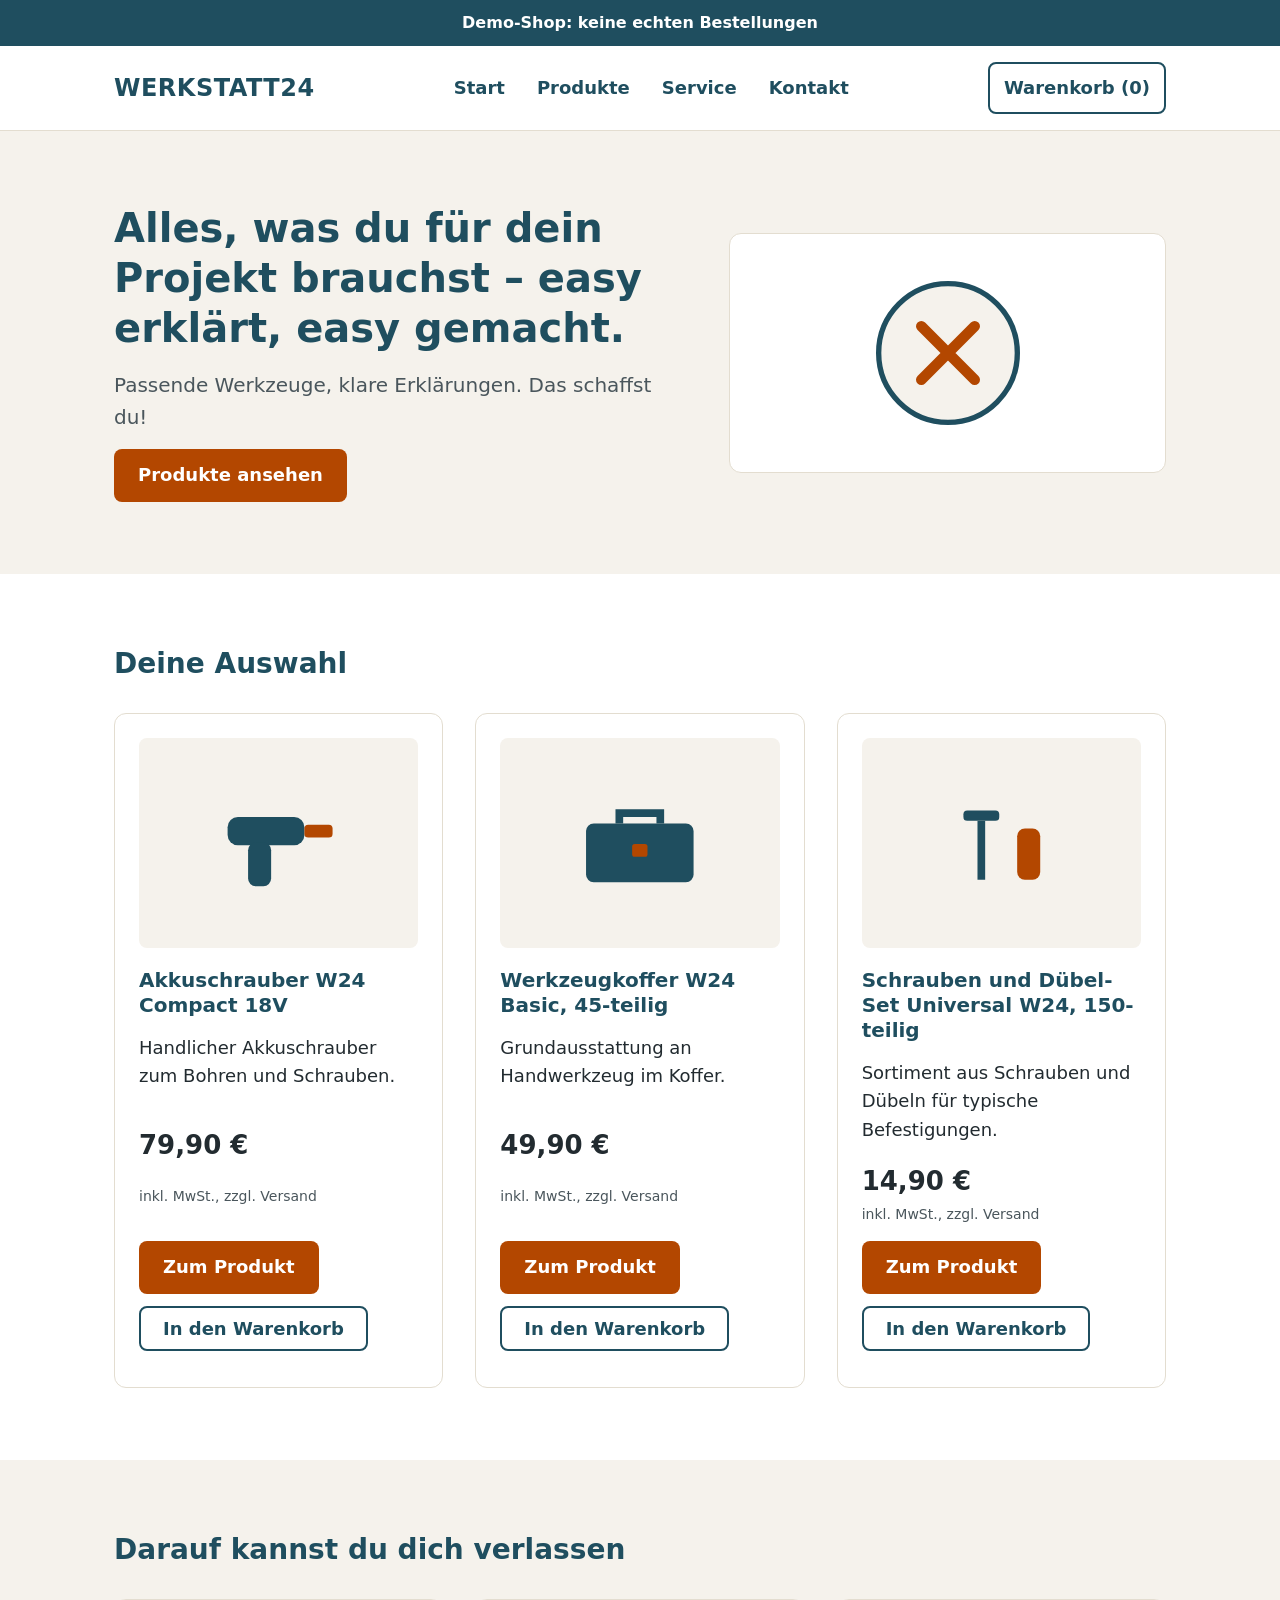
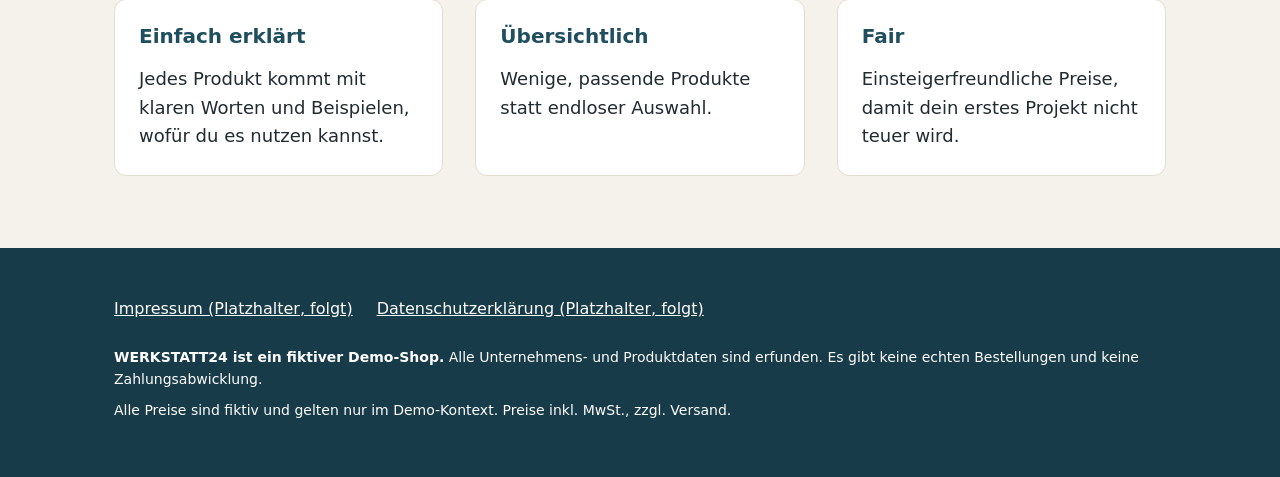
<file: website/index.html>
<!DOCTYPE html>
<html lang="de">
<head>
<meta charset="utf-8">
<meta name="viewport" content="width=device-width, initial-scale=1">
<title>WERKSTATT24 – Demo-Shop für Heimwerker-Einsteiger</title>
<link rel="stylesheet" href="css/style.css">
<script src="js/app.js" defer></script>
</head>
<body>

<a class="skip" href="#hauptinhalt">Zum Inhalt springen</a>

<div class="demo-streifen" role="note">Demo-Shop: keine echten Bestellungen</div>

<header class="kopf">
  <div class="inhalt">
    <a class="logo" href="index.html">WERKSTATT24</a>
    <button type="button" class="menue-knopf" aria-expanded="false" aria-controls="hauptnavigation">Menü</button>
    <nav class="nav" id="hauptnavigation" aria-label="Hauptnavigation">
      <ul>
        <li><a href="index.html#start">Start</a></li>
        <li><a href="index.html#produkte">Produkte</a></li>
        <li><a href="index.html#service">Service</a></li>
        <li><a href="index.html#kontakt">Kontakt</a></li>
      </ul>
    </nav>
    <a class="warenkorb" href="warenkorb.html">Warenkorb (0)</a>
  </div>
</header>

<main id="hauptinhalt">

  <section class="start" id="start" aria-labelledby="start-titel">
    <div class="inhalt">
      <div>
        <h1 id="start-titel">Alles, was du für dein Projekt brauchst – easy erklärt, easy gemacht.</h1>
        <p class="unter">Passende Werkzeuge, klare Erklärungen. Das schaffst du!</p>
        <a class="button" href="#produkte">Produkte ansehen</a>
      </div>
      <div class="start-flaeche" aria-hidden="true">
        <!-- Gezeichnetes Symbol: Schraube, direkt im Code, kein externes Bild -->
        <svg viewBox="0 0 120 120" width="160" height="160">
          <circle cx="60" cy="60" r="52" fill="#F5F2EC" stroke="#1F4E5F" stroke-width="4"/>
          <path d="M40 40 L80 80 M80 40 L40 80" stroke="#B34700" stroke-width="8" stroke-linecap="round"/>
        </svg>
      </div>
    </div>
  </section>

  <section class="produkte" id="produkte" aria-labelledby="produkte-titel">
    <div class="inhalt">
      <h2 id="produkte-titel">Deine Auswahl</h2>

      <div class="karten">

        <article class="karte">
          <div class="bild">
            <svg viewBox="0 0 120 90" role="img" aria-label="Vereinfachte Illustration eines Akkuschraubers: petrolfarbenes Gehäuse mit Griff und oranger Bit-Aufnahme">
              <!-- Symbol Akkuschrauber (vereinfacht) -->
              <rect x="20" y="25" width="60" height="22" rx="8" fill="#1F4E5F"/>
              <rect x="80" y="31" width="22" height="10" rx="3" fill="#B34700"/>
              <rect x="36" y="45" width="18" height="34" rx="6" fill="#1F4E5F"/>
            </svg>
          </div>
          <h3>Akkuschrauber W24 Compact 18V</h3>
          <p>Handlicher Akkuschrauber zum Bohren und Schrauben.</p>
          <p class="preis">79,90 €</p>
          <p class="preis-hinweis">inkl. MwSt., zzgl. Versand</p>
          <div class="karte-knoepfe">
            <a class="button" href="produkte/akkuschrauber-w24-compact-18v.html">Zum Produkt</a>
            <button type="button" class="button-zweit" data-produkt-id="akkuschrauber-w24-compact-18v">In den Warenkorb</button>
          </div>
          <div class="korb-meldung" role="status" aria-live="polite"></div>
        </article>

        <article class="karte">
          <div class="bild">
            <svg viewBox="0 0 120 90" role="img" aria-label="Vereinfachte Illustration eines geschlossenen Werkzeugkoffers in Petrol mit Tragegriff und orangem Verschluss">
              <!-- Symbol Werkzeugkoffer (vereinfacht) -->
              <rect x="18" y="30" width="84" height="46" rx="6" fill="#1F4E5F"/>
              <path d="M44 30 V22 H76 V30" fill="none" stroke="#1F4E5F" stroke-width="6"/>
              <rect x="54" y="46" width="12" height="10" rx="2" fill="#B34700"/>
            </svg>
          </div>
          <h3>Werkzeugkoffer W24 Basic, 45-teilig</h3>
          <p>Grundausstattung an Handwerkzeug im Koffer.</p>
          <p class="preis">49,90 €</p>
          <p class="preis-hinweis">inkl. MwSt., zzgl. Versand</p>
          <div class="karte-knoepfe">
            <a class="button" href="produkte/werkzeugkoffer-w24-basic-45-teilig.html">Zum Produkt</a>
            <button type="button" class="button-zweit" data-produkt-id="werkzeugkoffer-w24-basic-45-teilig">In den Warenkorb</button>
          </div>
          <div class="korb-meldung" role="status" aria-live="polite"></div>
        </article>

        <article class="karte">
          <div class="bild">
            <svg viewBox="0 0 120 90" role="img" aria-label="Vereinfachte Illustration einer Schraube in Petrol und eines orangen Dübels">
              <!-- Symbol Schraube und Dübel (vereinfacht) -->
              <rect x="30" y="20" width="28" height="8" rx="3" fill="#1F4E5F"/>
              <rect x="41" y="28" width="6" height="46" fill="#1F4E5F"/>
              <rect x="72" y="34" width="18" height="40" rx="6" fill="#B34700"/>
            </svg>
          </div>
          <h3>Schrauben und Dübel-Set Universal W24, 150-teilig</h3>
          <p>Sortiment aus Schrauben und Dübeln für typische Befestigungen.</p>
          <p class="preis">14,90 €</p>
          <p class="preis-hinweis">inkl. MwSt., zzgl. Versand</p>
          <div class="karte-knoepfe">
            <a class="button" href="produkte/schrauben-duebel-set-universal-w24-150-teilig.html">Zum Produkt</a>
            <button type="button" class="button-zweit" data-produkt-id="schrauben-duebel-set-universal-w24-150-teilig">In den Warenkorb</button>
          </div>
          <div class="korb-meldung" role="status" aria-live="polite"></div>
        </article>

      </div>
    </div>
  </section>

  <section class="service" id="service" aria-labelledby="service-titel">
    <div class="inhalt">
      <h2 id="service-titel">Darauf kannst du dich verlassen</h2>
      <div class="service-liste">
        <div class="service-block">
          <h3>Einfach erklärt</h3>
          <p>Jedes Produkt kommt mit klaren Worten und Beispielen, wofür du es nutzen kannst.</p>
        </div>
        <div class="service-block">
          <h3>Übersichtlich</h3>
          <p>Wenige, passende Produkte statt endloser Auswahl.</p>
        </div>
        <div class="service-block">
          <h3>Fair</h3>
          <p>Einsteigerfreundliche Preise, damit dein erstes Projekt nicht teuer wird.</p>
        </div>
      </div>
    </div>
  </section>

</main>

<footer class="fuss" id="kontakt">
  <div class="inhalt">
    <ul>
      <li><a href="#">Impressum (Platzhalter, folgt)</a></li>
      <li><a href="#">Datenschutzerklärung (Platzhalter, folgt)</a></li>
    </ul>
    <p><strong>WERKSTATT24 ist ein fiktiver Demo-Shop.</strong> Alle Unternehmens- und Produktdaten sind erfunden. Es gibt keine echten Bestellungen und keine Zahlungsabwicklung.</p>
    <p>Alle Preise sind fiktiv und gelten nur im Demo-Kontext. Preise inkl. MwSt., zzgl. Versand.</p>
  </div>
</footer>

</body>
</html>
</file>
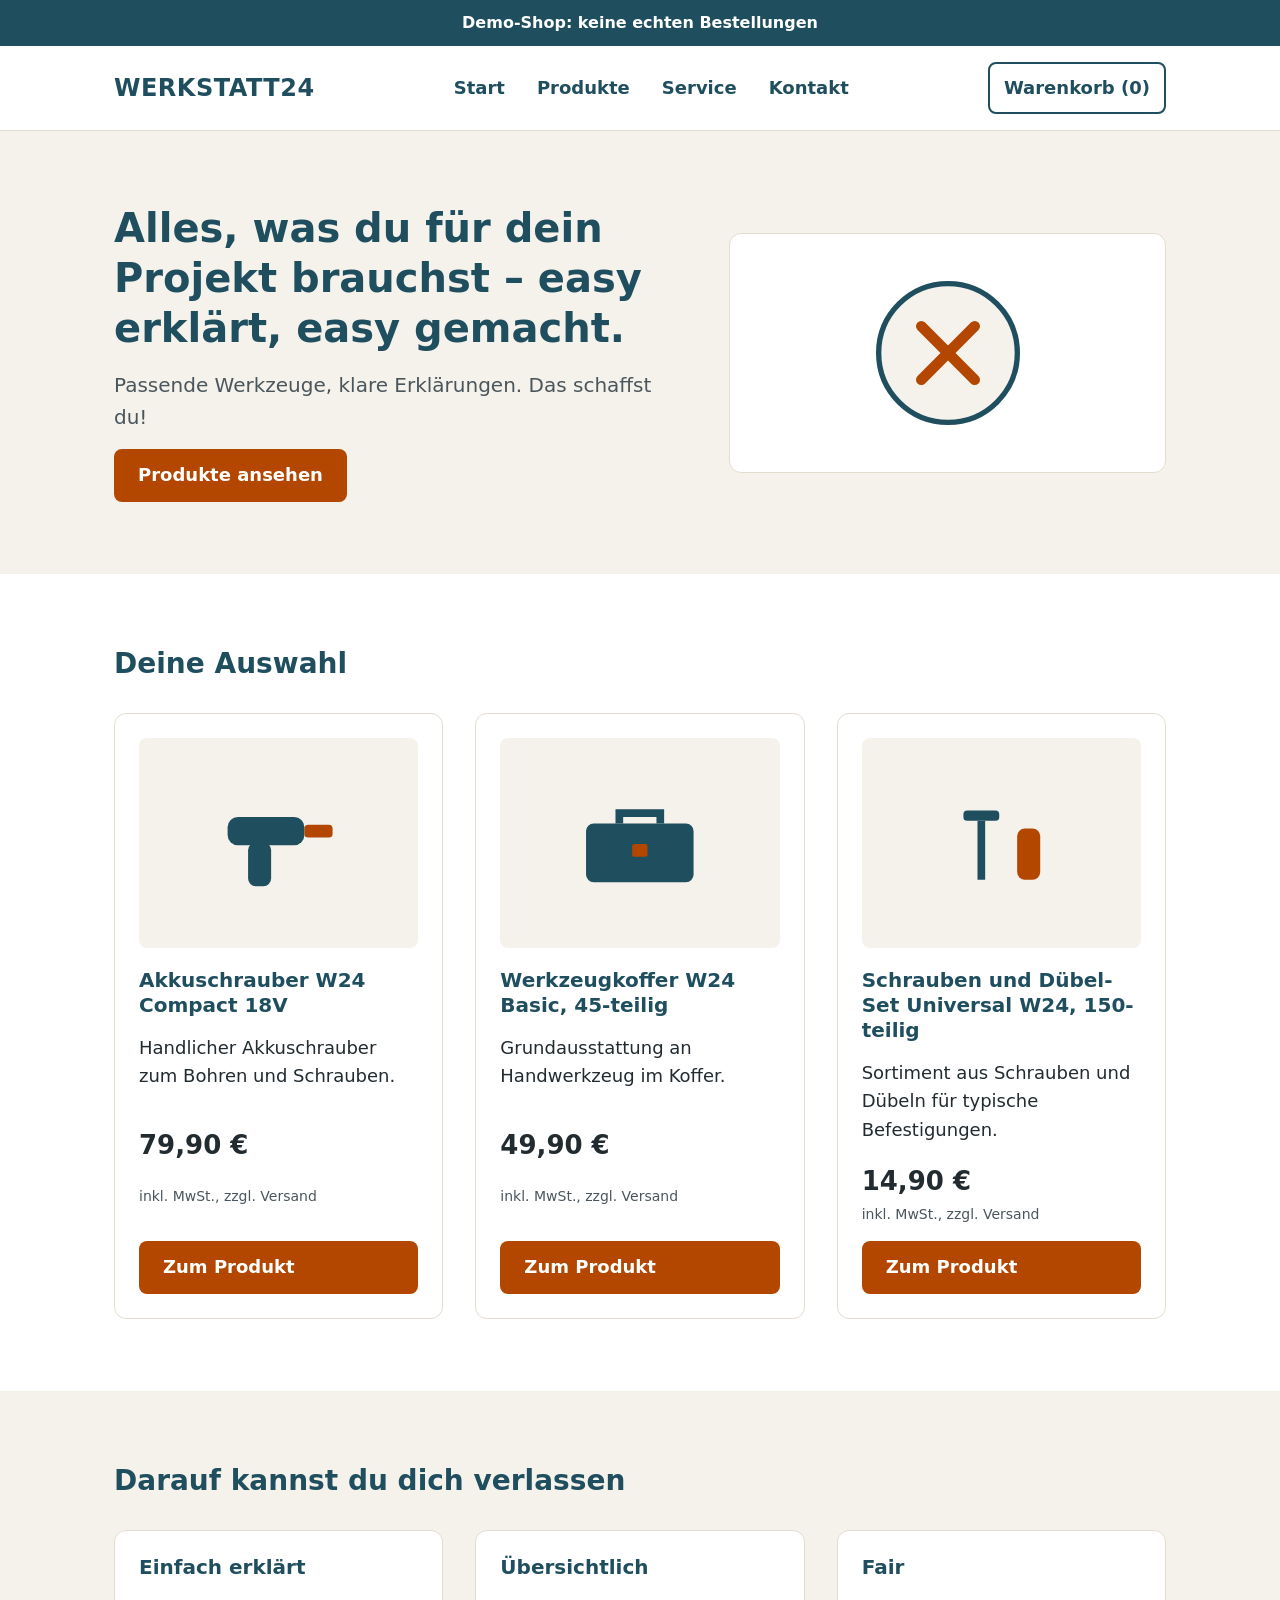
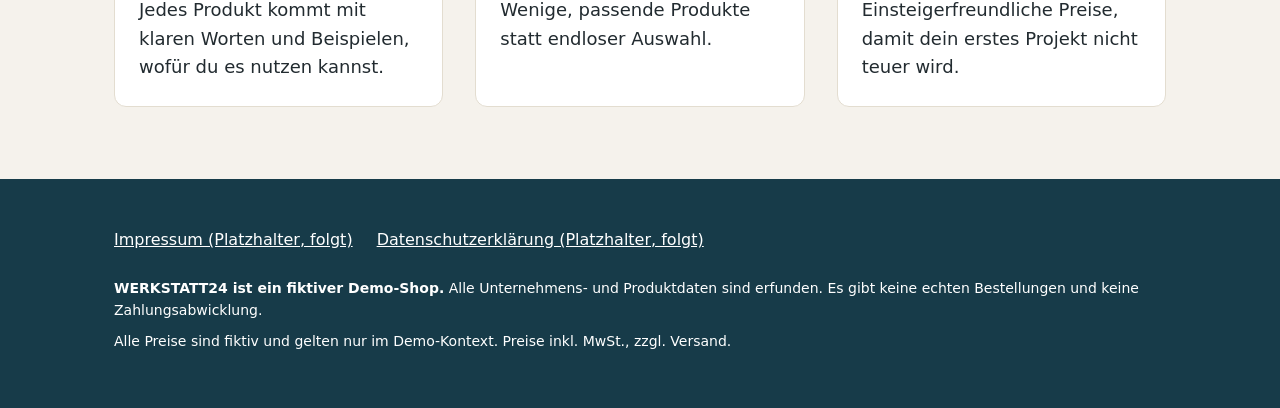
<file: _sicherung/index-vorher.html>
<!DOCTYPE html>
<html lang="de">
<head>
<meta charset="utf-8">
<meta name="viewport" content="width=device-width, initial-scale=1">
<title>WERKSTATT24 – Demo-Shop für Heimwerker-Einsteiger</title>
<style>
  /* ===== FARBEN: hier ändern, gilt für die ganze Seite ===== */
  :root {
    --haupt: #1F4E5F;        /* Petrol */
    --haupt-dunkel: #173B49; /* Fußbereich */
    --akzent: #B34700;       /* Orange, nur für Buttons und Links */
    --papier: #F5F2EC;       /* Hintergrund Startbereich/Service */
    --weiss: #FFFFFF;
    --text: #222B30;
    --text-leise: #4A565C;
    --rand: #E3DDD0;
  }

  * { box-sizing: border-box; }
  body {
    margin: 0;
    font-family: system-ui, "Segoe UI", Roboto, Helvetica, Arial, sans-serif;
    font-size: 18px;
    line-height: 1.6;
    color: var(--text);
    background: var(--weiss);
  }
  .inhalt { max-width: 1100px; margin: 0 auto; padding: 0 24px; }
  h1, h2, h3 { color: var(--haupt); line-height: 1.25; margin: 0 0 16px; }
  h1 { font-size: 40px; }
  h2 { font-size: 28px; }
  h3 { font-size: 20px; }
  p { margin: 0 0 16px; max-width: 65ch; }
  a { color: var(--akzent); }

  /* Sichtbarer Tastatur-Fokus */
  a:focus-visible, button:focus-visible {
    outline: 3px solid var(--haupt);
    outline-offset: 3px;
  }

  /* Link zum Direktsprung für Tastatur und Screenreader */
  .skip { position: absolute; left: -999px; top: 0; background: var(--weiss); padding: 12px; }
  .skip:focus { left: 8px; top: 8px; z-index: 10; }

  /* Demo-Hinweis */
  .demo-streifen {
    background: var(--haupt);
    color: var(--weiss);
    text-align: center;
    padding: 10px 24px;
    font-weight: 700;
    font-size: 16px;
  }

  /* Kopfbereich */
  .kopf { border-bottom: 1px solid var(--rand); background: var(--weiss); }
  .kopf .inhalt {
    display: flex; flex-wrap: wrap; align-items: center;
    justify-content: space-between; gap: 16px; padding-top: 16px; padding-bottom: 16px;
  }
  .logo { font-size: 24px; font-weight: 800; letter-spacing: 0.5px; color: var(--haupt); text-decoration: none; }
  .nav ul { list-style: none; display: flex; flex-wrap: wrap; gap: 8px 24px; margin: 0; padding: 0; }
  .nav a { color: var(--haupt); text-decoration: none; font-weight: 600; display: inline-block; padding: 10px 4px; min-height: 44px; }
  .nav a:hover { text-decoration: underline; }
  .warenkorb { color: var(--haupt); font-weight: 700; text-decoration: none; padding: 10px 14px; border: 2px solid var(--haupt); border-radius: 8px; display: inline-block; min-height: 44px; }

  /* Startbereich */
  .start { background: var(--papier); padding: 72px 0; }
  .start .inhalt { display: grid; grid-template-columns: 1.3fr 1fr; gap: 48px; align-items: center; }
  .start .unter { font-size: 20px; color: var(--text-leise); }
  .start-flaeche {
    background: var(--weiss); border: 1px solid var(--rand); border-radius: 12px;
    padding: 32px; display: flex; justify-content: center; align-items: center; min-height: 240px;
  }

  /* Buttons */
  .button {
    display: inline-block; background: var(--akzent); color: var(--weiss);
    font-weight: 700; font-size: 18px; text-decoration: none;
    padding: 12px 24px; min-height: 44px; border-radius: 8px; border: 0; cursor: pointer;
  }
  .button:hover { filter: brightness(0.92); }

  /* Produktbereich */
  .produkte { padding: 72px 0; }
  .karten { display: grid; grid-template-columns: repeat(3, 1fr); gap: 32px; margin-top: 32px; }
  .karte {
    background: var(--weiss); border: 1px solid var(--rand); border-radius: 12px;
    padding: 24px; display: flex; flex-direction: column;
  }
  .karte:hover, .karte:focus-within { border-color: var(--haupt); }
  .bild {
    aspect-ratio: 4 / 3; background: var(--papier); border-radius: 8px;
    display: flex; align-items: center; justify-content: center; margin-bottom: 20px;
  }
  .bild svg { width: 55%; height: auto; }
  .karte p { flex-grow: 1; }
  .preis { font-size: 26px; font-weight: 800; color: var(--text); margin: 0; }
  .preis-hinweis { font-size: 14px; color: var(--text-leise); margin: 0 0 16px; }

  /* Servicebereich */
  .service { background: var(--papier); padding: 72px 0; }
  .service-liste { display: grid; grid-template-columns: repeat(3, 1fr); gap: 32px; margin-top: 32px; }
  .service-block { background: var(--weiss); border: 1px solid var(--rand); border-radius: 12px; padding: 24px; }
  .service-block p { margin: 0; }

  /* Fußbereich */
  .fuss { background: var(--haupt-dunkel); color: var(--weiss); padding: 48px 0; font-size: 16px; }
  .fuss a { color: var(--weiss); }
  .fuss ul { list-style: none; display: flex; flex-wrap: wrap; gap: 8px 24px; padding: 0; margin: 0 0 24px; }
  .fuss p { font-size: 14px; max-width: none; margin-bottom: 8px; }

  /* Handy */
  @media (max-width: 800px) {
    h1 { font-size: 30px; }
    .start { padding: 48px 0; }
    .start .inhalt, .karten, .service-liste { grid-template-columns: 1fr; }
    .produkte, .service { padding: 48px 0; }
  }
</style>
</head>
<body>

<a class="skip" href="#hauptinhalt">Zum Inhalt springen</a>

<div class="demo-streifen" role="note">Demo-Shop: keine echten Bestellungen</div>

<header class="kopf">
  <div class="inhalt">
    <a class="logo" href="#">WERKSTATT24</a>
    <nav class="nav" aria-label="Hauptnavigation">
      <ul>
        <li><a href="#start">Start</a></li>
        <li><a href="#produkte">Produkte</a></li>
        <li><a href="#service">Service</a></li>
        <li><a href="#kontakt">Kontakt</a></li>
      </ul>
    </nav>
    <a class="warenkorb" href="#">Warenkorb (0)</a>
  </div>
</header>

<main id="hauptinhalt">

  <section class="start" id="start" aria-labelledby="start-titel">
    <div class="inhalt">
      <div>
        <h1 id="start-titel">Alles, was du für dein Projekt brauchst – easy erklärt, easy gemacht.</h1>
        <p class="unter">Passende Werkzeuge, klare Erklärungen. Das schaffst du!</p>
        <a class="button" href="#produkte">Produkte ansehen</a>
      </div>
      <div class="start-flaeche" aria-hidden="true">
        <!-- Gezeichnetes Symbol: Schraube, direkt im Code, kein externes Bild -->
        <svg viewBox="0 0 120 120" width="160" height="160">
          <circle cx="60" cy="60" r="52" fill="#F5F2EC" stroke="#1F4E5F" stroke-width="4"/>
          <path d="M40 40 L80 80 M80 40 L40 80" stroke="#B34700" stroke-width="8" stroke-linecap="round"/>
        </svg>
      </div>
    </div>
  </section>

  <section class="produkte" id="produkte" aria-labelledby="produkte-titel">
    <div class="inhalt">
      <h2 id="produkte-titel">Deine Auswahl</h2>

      <div class="karten">

        <article class="karte">
          <div class="bild" aria-hidden="true">
            <svg viewBox="0 0 120 90">
              <!-- Symbol Akkuschrauber (vereinfacht) -->
              <rect x="20" y="25" width="60" height="22" rx="8" fill="#1F4E5F"/>
              <rect x="80" y="31" width="22" height="10" rx="3" fill="#B34700"/>
              <rect x="36" y="45" width="18" height="34" rx="6" fill="#1F4E5F"/>
            </svg>
          </div>
          <h3>Akkuschrauber W24 Compact 18V</h3>
          <p>Handlicher Akkuschrauber zum Bohren und Schrauben.</p>
          <p class="preis">79,90 €</p>
          <p class="preis-hinweis">inkl. MwSt., zzgl. Versand</p>
          <a class="button" href="#">Zum Produkt</a>
        </article>

        <article class="karte">
          <div class="bild" aria-hidden="true">
            <svg viewBox="0 0 120 90">
              <!-- Symbol Werkzeugkoffer (vereinfacht) -->
              <rect x="18" y="30" width="84" height="46" rx="6" fill="#1F4E5F"/>
              <path d="M44 30 V22 H76 V30" fill="none" stroke="#1F4E5F" stroke-width="6"/>
              <rect x="54" y="46" width="12" height="10" rx="2" fill="#B34700"/>
            </svg>
          </div>
          <h3>Werkzeugkoffer W24 Basic, 45-teilig</h3>
          <p>Grundausstattung an Handwerkzeug im Koffer.</p>
          <p class="preis">49,90 €</p>
          <p class="preis-hinweis">inkl. MwSt., zzgl. Versand</p>
          <a class="button" href="#">Zum Produkt</a>
        </article>

        <article class="karte">
          <div class="bild" aria-hidden="true">
            <svg viewBox="0 0 120 90">
              <!-- Symbol Schraube und Dübel (vereinfacht) -->
              <rect x="30" y="20" width="28" height="8" rx="3" fill="#1F4E5F"/>
              <rect x="41" y="28" width="6" height="46" fill="#1F4E5F"/>
              <rect x="72" y="34" width="18" height="40" rx="6" fill="#B34700"/>
            </svg>
          </div>
          <h3>Schrauben und Dübel-Set Universal W24, 150-teilig</h3>
          <p>Sortiment aus Schrauben und Dübeln für typische Befestigungen.</p>
          <p class="preis">14,90 €</p>
          <p class="preis-hinweis">inkl. MwSt., zzgl. Versand</p>
          <a class="button" href="#">Zum Produkt</a>
        </article>

      </div>
    </div>
  </section>

  <section class="service" id="service" aria-labelledby="service-titel">
    <div class="inhalt">
      <h2 id="service-titel">Darauf kannst du dich verlassen</h2>
      <div class="service-liste">
        <div class="service-block">
          <h3>Einfach erklärt</h3>
          <p>Jedes Produkt kommt mit klaren Worten und Beispielen, wofür du es nutzen kannst.</p>
        </div>
        <div class="service-block">
          <h3>Übersichtlich</h3>
          <p>Wenige, passende Produkte statt endloser Auswahl.</p>
        </div>
        <div class="service-block">
          <h3>Fair</h3>
          <p>Einsteigerfreundliche Preise, damit dein erstes Projekt nicht teuer wird.</p>
        </div>
      </div>
    </div>
  </section>

</main>

<footer class="fuss" id="kontakt">
  <div class="inhalt">
    <ul>
      <li><a href="#">Impressum (Platzhalter, folgt)</a></li>
      <li><a href="#">Datenschutzerklärung (Platzhalter, folgt)</a></li>
    </ul>
    <p><strong>WERKSTATT24 ist ein fiktiver Demo-Shop.</strong> Alle Unternehmens- und Produktdaten sind erfunden. Es gibt keine echten Bestellungen und keine Zahlungsabwicklung.</p>
    <p>Alle Preise sind fiktiv und gelten nur im Demo-Kontext. Preise inkl. MwSt., zzgl. Versand.</p>
  </div>
</footer>

</body>
</html>
</file>
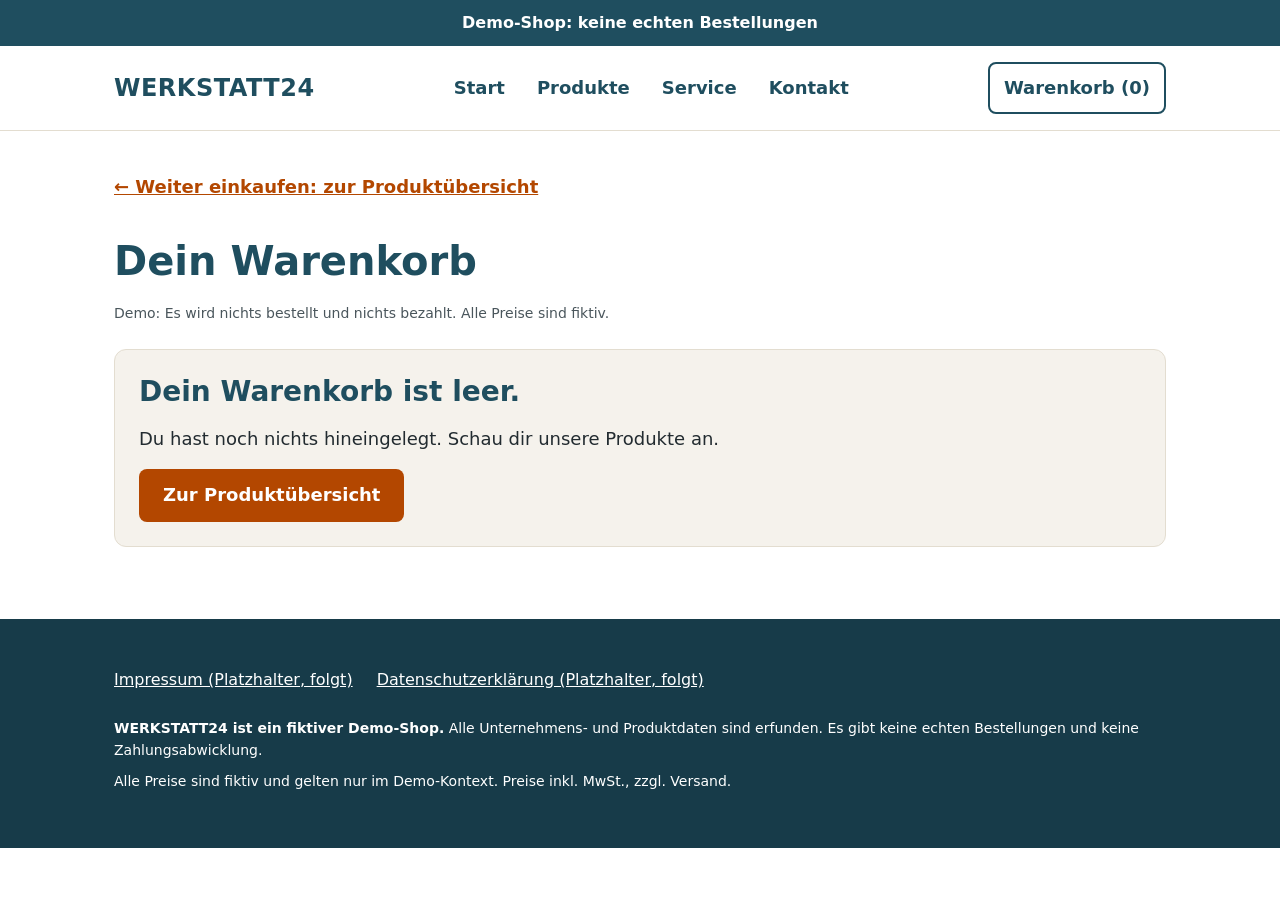
<file: website/warenkorb.html>
<!DOCTYPE html>
<html lang="de">
<head>
<meta charset="utf-8">
<meta name="viewport" content="width=device-width, initial-scale=1">
<title>Warenkorb – WERKSTATT24</title>
<link rel="stylesheet" href="css/style.css">
<script src="js/app.js" defer></script>
</head>
<body>

<a class="skip" href="#hauptinhalt">Zum Inhalt springen</a>

<div class="demo-streifen" role="note">Demo-Shop: keine echten Bestellungen</div>

<header class="kopf">
  <div class="inhalt">
    <a class="logo" href="index.html">WERKSTATT24</a>
    <button type="button" class="menue-knopf" aria-expanded="false" aria-controls="hauptnavigation">Menü</button>
    <nav class="nav" id="hauptnavigation" aria-label="Hauptnavigation">
      <ul>
        <li><a href="index.html#start">Start</a></li>
        <li><a href="index.html#produkte">Produkte</a></li>
        <li><a href="index.html#service">Service</a></li>
        <li><a href="index.html#kontakt">Kontakt</a></li>
      </ul>
    </nav>
    <a class="warenkorb" href="warenkorb.html" aria-current="page">Warenkorb (0)</a>
  </div>
</header>

<main id="hauptinhalt">
  <div class="korb-seite">
    <div class="inhalt">

      <p class="zurueck"><a href="index.html#produkte">← Weiter einkaufen: zur Produktübersicht</a></p>

      <h1>Dein Warenkorb</h1>
      <p class="demo-hinweis-klein">Demo: Es wird nichts bestellt und nichts bezahlt. Alle Preise sind fiktiv.</p>

      <div id="warenkorb-inhalt">

        <noscript>
          <p>Für den Warenkorb braucht diese Seite JavaScript. Bitte schalte JavaScript in deinem Browser ein.</p>
        </noscript>

        <!-- Leerer Warenkorb -->
        <div id="korb-leer" class="korb-box" hidden>
          <h2 id="korb-leer-titel" tabindex="-1">Dein Warenkorb ist leer.</h2>
          <p>Du hast noch nichts hineingelegt. Schau dir unsere Produkte an.</p>
          <a class="button" href="index.html#produkte">Zur Produktübersicht</a>
        </div>

        <!-- Gefüllter Warenkorb -->
        <div id="korb-voll" hidden>
          <table class="korb-tabelle">
            <caption class="nur-leser">Produkte in deinem Warenkorb</caption>
            <thead>
              <tr>
                <th scope="col">Produkt</th>
                <th scope="col">Einzelpreis</th>
                <th scope="col">Menge</th>
                <th scope="col">Summe</th>
                <th scope="col"><span class="nur-leser">Aktion</span></th>
              </tr>
            </thead>
            <tbody id="korb-zeilen"></tbody>
          </table>

          <h2>Zusammenfassung</h2>
          <dl class="summen">
            <div><dt>Zwischensumme</dt><dd id="summe-zwischen"></dd></div>
            <div><dt>Versandkosten</dt><dd id="summe-versand"></dd></div>
            <div class="gesamt"><dt>Gesamtsumme (inkl. MwSt. und Versandkosten)</dt><dd id="summe-gesamt"></dd></div>
          </dl>
          <p id="korb-steuerhinweis" class="summen-hinweis"></p>
          <p class="summen-hinweis">Alle Preise inkl. MwSt. Versand: pauschal 4,90 €, ab 50,00 € Warenwert kostenlos. Lieferzeit 2–4 Werktage. Alles fiktiv.</p>

          <button type="button" class="button" id="bestellen">Demo-Bestellung absenden</button>
          <p class="demo-hinweis-klein">Es werden keine persönlichen Daten abgefragt. Es wird nichts bestellt und nichts bezahlt.</p>
        </div>

        <!-- Nach der Demo-Bestellung -->
        <div id="korb-fertig" class="korb-box" hidden>
          <h2 id="korb-fertig-titel" tabindex="-1">Danke für deine Demo-Bestellung!</h2>
          <p>Das war nur eine Demo: Es wurde nichts bestellt und nichts bezahlt. Dein Warenkorb ist jetzt leer.</p>
          <a class="button" href="index.html#produkte">Zur Produktübersicht</a>
        </div>

      </div>

      <!-- Ansage von Änderungen für Screenreader -->
      <div id="korb-status" class="nur-leser" role="status" aria-live="polite"></div>

    </div>
  </div>
</main>

<footer class="fuss" id="kontakt">
  <div class="inhalt">
    <ul>
      <li><a href="#">Impressum (Platzhalter, folgt)</a></li>
      <li><a href="#">Datenschutzerklärung (Platzhalter, folgt)</a></li>
    </ul>
    <p><strong>WERKSTATT24 ist ein fiktiver Demo-Shop.</strong> Alle Unternehmens- und Produktdaten sind erfunden. Es gibt keine echten Bestellungen und keine Zahlungsabwicklung.</p>
    <p>Alle Preise sind fiktiv und gelten nur im Demo-Kontext. Preise inkl. MwSt., zzgl. Versand.</p>
  </div>
</footer>

</body>
</html>
</file>
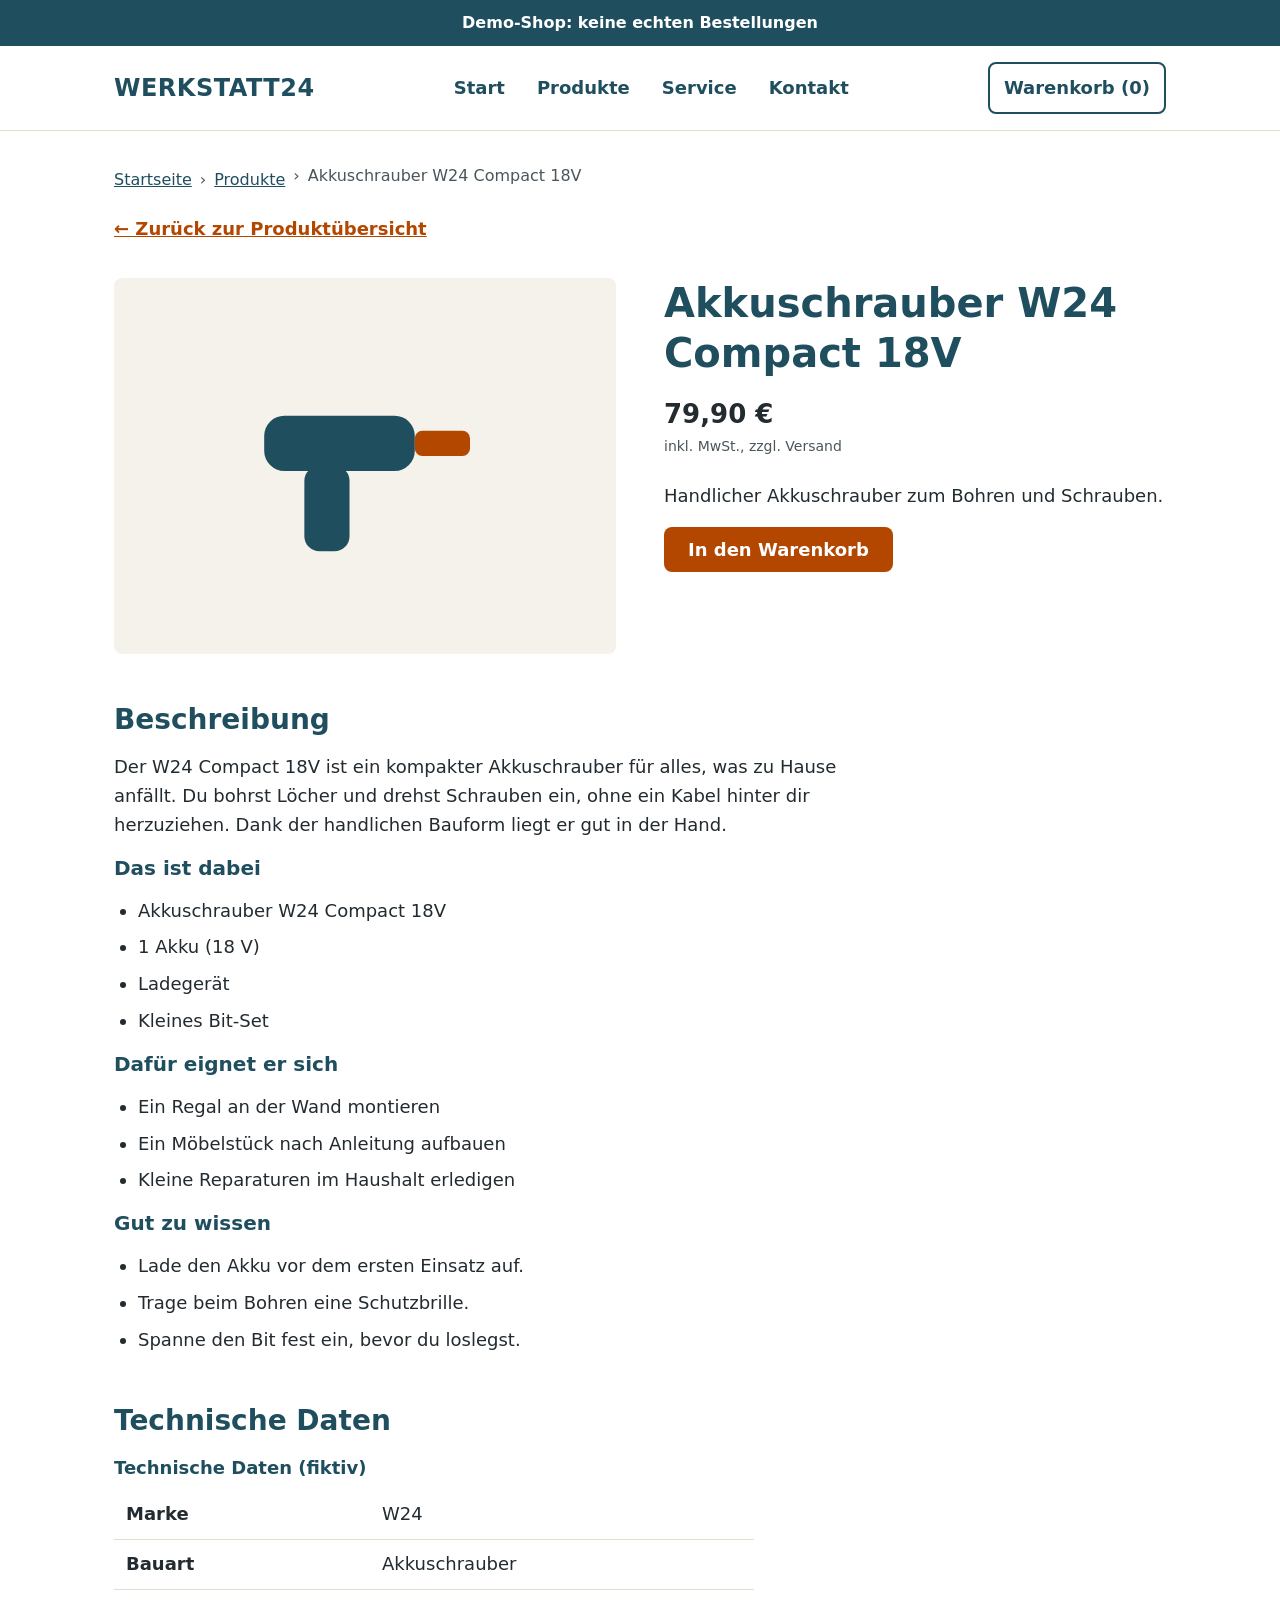
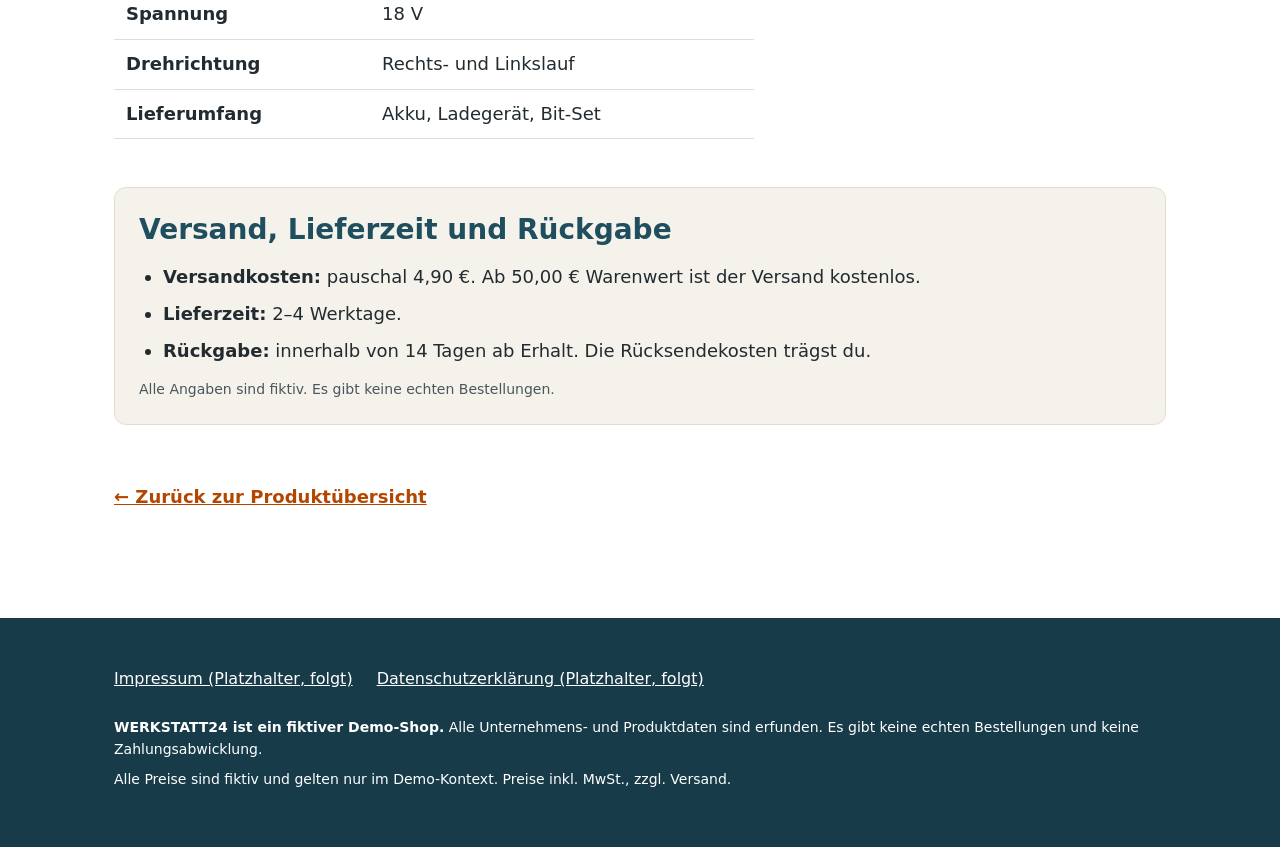
<file: website/produkte/akkuschrauber-w24-compact-18v.html>
<!DOCTYPE html>
<html lang="de">
<head>
<meta charset="utf-8">
<meta name="viewport" content="width=device-width, initial-scale=1">
<title>Akkuschrauber W24 Compact 18V – WERKSTATT24</title>
<link rel="stylesheet" href="../css/style.css">
<script src="../js/app.js" defer></script>
</head>
<body>

<a class="skip" href="#hauptinhalt">Zum Inhalt springen</a>

<div class="demo-streifen" role="note">Demo-Shop: keine echten Bestellungen</div>

<header class="kopf">
  <div class="inhalt">
    <a class="logo" href="../index.html">WERKSTATT24</a>
    <button type="button" class="menue-knopf" aria-expanded="false" aria-controls="hauptnavigation">Menü</button>
    <nav class="nav" id="hauptnavigation" aria-label="Hauptnavigation">
      <ul>
        <li><a href="../index.html#start">Start</a></li>
        <li><a href="../index.html#produkte">Produkte</a></li>
        <li><a href="../index.html#service">Service</a></li>
        <li><a href="../index.html#kontakt">Kontakt</a></li>
      </ul>
    </nav>
    <a class="warenkorb" href="../warenkorb.html">Warenkorb (0)</a>
  </div>
</header>

<main id="hauptinhalt">
  <div class="produkt-seite">
    <div class="inhalt">

      <nav class="brotkrumen" aria-label="Brotkrumen">
        <ol>
          <li><a href="../index.html">Startseite</a></li>
          <li><a href="../index.html#produkte">Produkte</a></li>
          <li aria-current="page">Akkuschrauber W24 Compact 18V</li>
        </ol>
      </nav>

      <p class="zurueck"><a href="../index.html#produkte">← Zurück zur Produktübersicht</a></p>

      <div class="detail">
        <div class="bild">
          <svg viewBox="0 0 120 90" role="img" aria-label="Vereinfachte Illustration eines Akkuschraubers: petrolfarbenes Gehäuse mit Griff und oranger Bit-Aufnahme">
            <!-- Symbol Akkuschrauber (vereinfacht) -->
            <rect x="20" y="25" width="60" height="22" rx="8" fill="#1F4E5F"/>
            <rect x="80" y="31" width="22" height="10" rx="3" fill="#B34700"/>
            <rect x="36" y="45" width="18" height="34" rx="6" fill="#1F4E5F"/>
          </svg>
        </div>

        <div>
          <h1>Akkuschrauber W24 Compact 18V</h1>
          <p class="preis">79,90 €</p>
          <p class="preis-hinweis">inkl. MwSt., zzgl. Versand</p>
          <p>Handlicher Akkuschrauber zum Bohren und Schrauben.</p>
          <button type="button" class="button" data-produkt-id="akkuschrauber-w24-compact-18v">In den Warenkorb</button>
          <div class="korb-meldung" role="status" aria-live="polite"></div>
        </div>
      </div>

      <section class="detail-abschnitt" aria-labelledby="beschreibung">
        <h2 id="beschreibung">Beschreibung</h2>
        <p>Der W24 Compact 18V ist ein kompakter Akkuschrauber für alles, was zu Hause anfällt. Du bohrst Löcher und drehst Schrauben ein, ohne ein Kabel hinter dir herzuziehen. Dank der handlichen Bauform liegt er gut in der Hand.</p>

        <h3>Das ist dabei</h3>
        <ul>
          <li>Akkuschrauber W24 Compact 18V</li>
          <li>1 Akku (18 V)</li>
          <li>Ladegerät</li>
          <li>Kleines Bit-Set</li>
        </ul>

        <h3>Dafür eignet er sich</h3>
        <ul>
          <li>Ein Regal an der Wand montieren</li>
          <li>Ein Möbelstück nach Anleitung aufbauen</li>
          <li>Kleine Reparaturen im Haushalt erledigen</li>
        </ul>

        <h3>Gut zu wissen</h3>
        <ul>
          <li>Lade den Akku vor dem ersten Einsatz auf.</li>
          <li>Trage beim Bohren eine Schutzbrille.</li>
          <li>Spanne den Bit fest ein, bevor du loslegst.</li>
        </ul>
      </section>

      <section class="detail-abschnitt" aria-labelledby="technik">
        <h2 id="technik">Technische Daten</h2>
        <table class="technik">
          <caption>Technische Daten (fiktiv)</caption>
          <tbody>
            <tr><th scope="row">Marke</th><td>W24</td></tr>
            <tr><th scope="row">Bauart</th><td>Akkuschrauber</td></tr>
            <tr><th scope="row">Spannung</th><td>18 V</td></tr>
            <tr><th scope="row">Drehrichtung</th><td>Rechts- und Linkslauf</td></tr>
            <tr><th scope="row">Lieferumfang</th><td>Akku, Ladegerät, Bit-Set</td></tr>
          </tbody>
        </table>
      </section>

      <section class="detail-abschnitt" aria-labelledby="versand">
        <div class="versand-box">
          <h2 id="versand">Versand, Lieferzeit und Rückgabe</h2>
          <ul>
            <li><strong>Versandkosten:</strong> pauschal 4,90 €. Ab 50,00 € Warenwert ist der Versand kostenlos.</li>
            <li><strong>Lieferzeit:</strong> 2–4 Werktage.</li>
            <li><strong>Rückgabe:</strong> innerhalb von 14 Tagen ab Erhalt. Die Rücksendekosten trägst du.</li>
          </ul>
          <p class="demo-hinweis-klein">Alle Angaben sind fiktiv. Es gibt keine echten Bestellungen.</p>
        </div>
      </section>

      <p class="zurueck detail-abschnitt"><a href="../index.html#produkte">← Zurück zur Produktübersicht</a></p>

    </div>
  </div>
</main>

<footer class="fuss" id="kontakt">
  <div class="inhalt">
    <ul>
      <li><a href="#">Impressum (Platzhalter, folgt)</a></li>
      <li><a href="#">Datenschutzerklärung (Platzhalter, folgt)</a></li>
    </ul>
    <p><strong>WERKSTATT24 ist ein fiktiver Demo-Shop.</strong> Alle Unternehmens- und Produktdaten sind erfunden. Es gibt keine echten Bestellungen und keine Zahlungsabwicklung.</p>
    <p>Alle Preise sind fiktiv und gelten nur im Demo-Kontext. Preise inkl. MwSt., zzgl. Versand.</p>
  </div>
</footer>

</body>
</html>
</file>
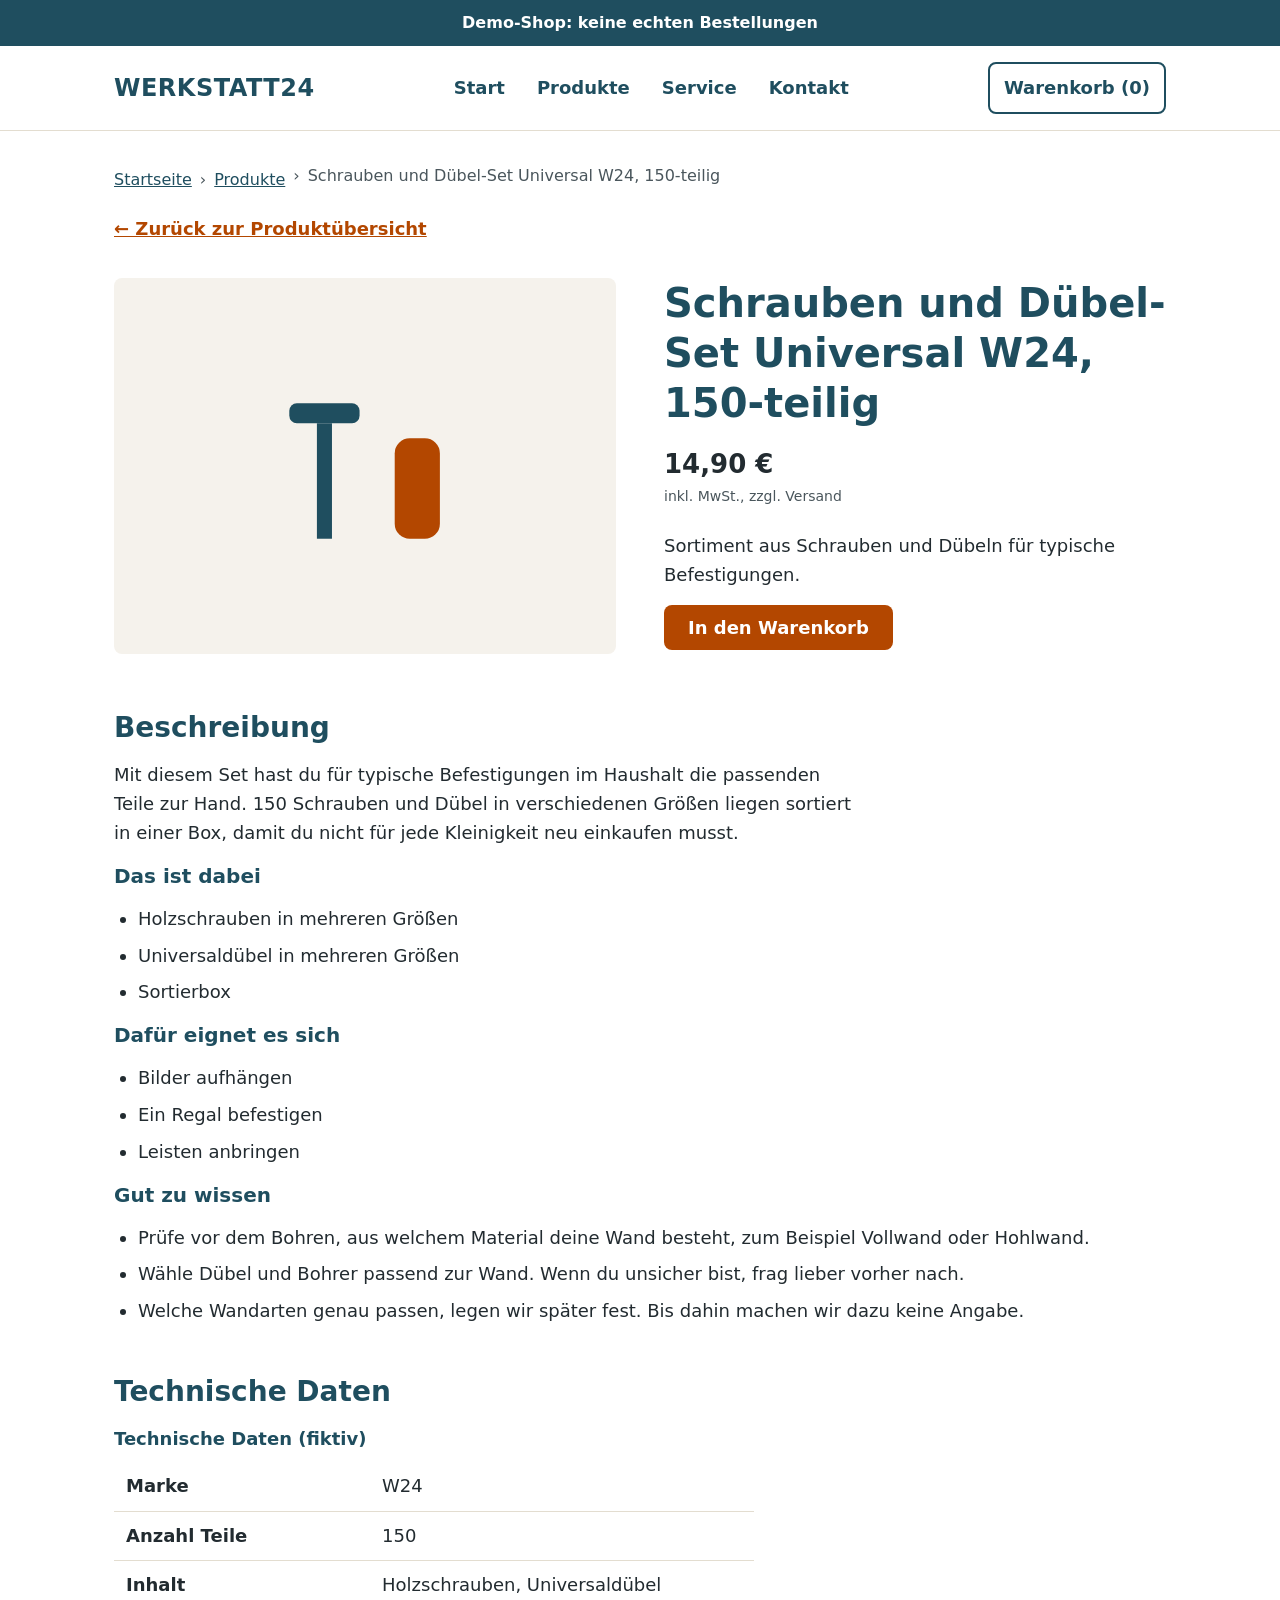
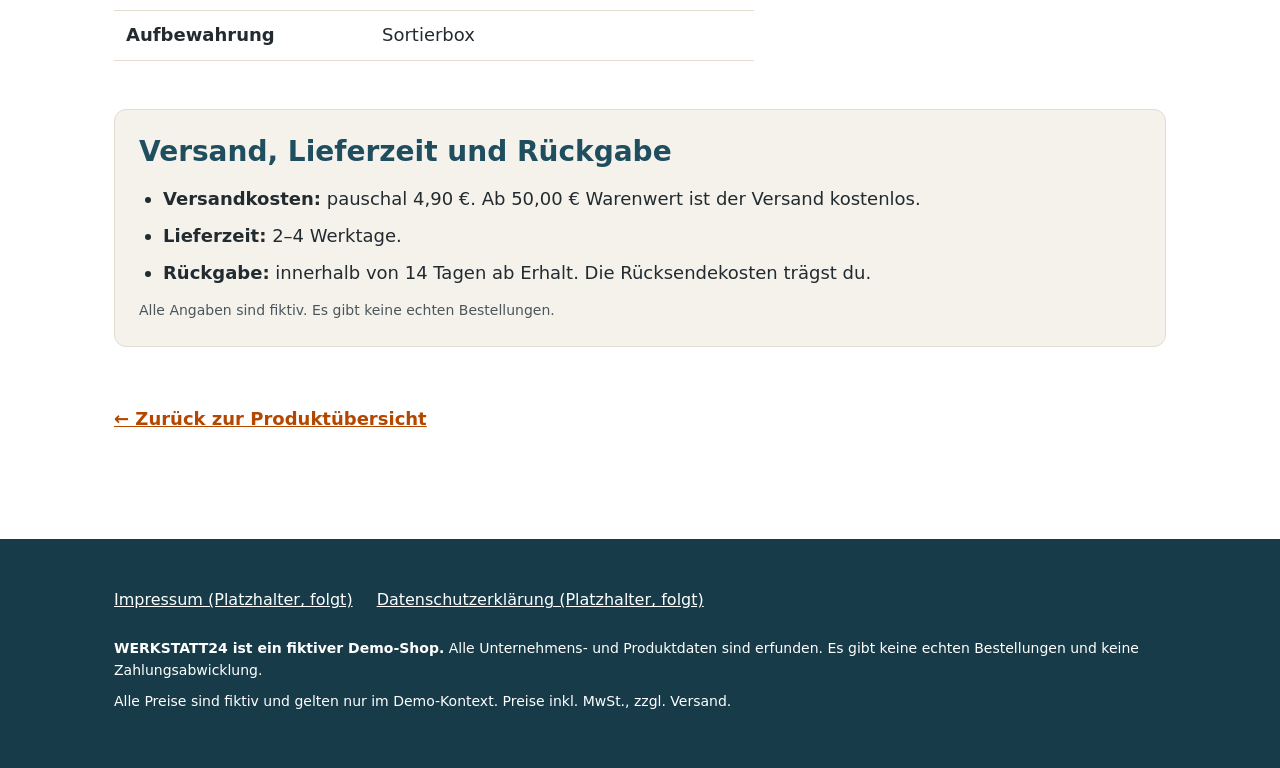
<file: website/produkte/schrauben-duebel-set-universal-w24-150-teilig.html>
<!DOCTYPE html>
<html lang="de">
<head>
<meta charset="utf-8">
<meta name="viewport" content="width=device-width, initial-scale=1">
<title>Schrauben und Dübel-Set Universal W24, 150-teilig – WERKSTATT24</title>
<link rel="stylesheet" href="../css/style.css">
<script src="../js/app.js" defer></script>
</head>
<body>

<a class="skip" href="#hauptinhalt">Zum Inhalt springen</a>

<div class="demo-streifen" role="note">Demo-Shop: keine echten Bestellungen</div>

<header class="kopf">
  <div class="inhalt">
    <a class="logo" href="../index.html">WERKSTATT24</a>
    <button type="button" class="menue-knopf" aria-expanded="false" aria-controls="hauptnavigation">Menü</button>
    <nav class="nav" id="hauptnavigation" aria-label="Hauptnavigation">
      <ul>
        <li><a href="../index.html#start">Start</a></li>
        <li><a href="../index.html#produkte">Produkte</a></li>
        <li><a href="../index.html#service">Service</a></li>
        <li><a href="../index.html#kontakt">Kontakt</a></li>
      </ul>
    </nav>
    <a class="warenkorb" href="../warenkorb.html">Warenkorb (0)</a>
  </div>
</header>

<main id="hauptinhalt">
  <div class="produkt-seite">
    <div class="inhalt">

      <nav class="brotkrumen" aria-label="Brotkrumen">
        <ol>
          <li><a href="../index.html">Startseite</a></li>
          <li><a href="../index.html#produkte">Produkte</a></li>
          <li aria-current="page">Schrauben und Dübel-Set Universal W24, 150-teilig</li>
        </ol>
      </nav>

      <p class="zurueck"><a href="../index.html#produkte">← Zurück zur Produktübersicht</a></p>

      <div class="detail">
        <div class="bild">
          <svg viewBox="0 0 120 90" role="img" aria-label="Vereinfachte Illustration einer Schraube in Petrol und eines orangen Dübels">
            <!-- Symbol Schraube und Dübel (vereinfacht) -->
            <rect x="30" y="20" width="28" height="8" rx="3" fill="#1F4E5F"/>
            <rect x="41" y="28" width="6" height="46" fill="#1F4E5F"/>
            <rect x="72" y="34" width="18" height="40" rx="6" fill="#B34700"/>
          </svg>
        </div>

        <div>
          <h1>Schrauben und Dübel-Set Universal W24, 150-teilig</h1>
          <p class="preis">14,90 €</p>
          <p class="preis-hinweis">inkl. MwSt., zzgl. Versand</p>
          <p>Sortiment aus Schrauben und Dübeln für typische Befestigungen.</p>
          <button type="button" class="button" data-produkt-id="schrauben-duebel-set-universal-w24-150-teilig">In den Warenkorb</button>
          <div class="korb-meldung" role="status" aria-live="polite"></div>
        </div>
      </div>

      <section class="detail-abschnitt" aria-labelledby="beschreibung">
        <h2 id="beschreibung">Beschreibung</h2>
        <p>Mit diesem Set hast du für typische Befestigungen im Haushalt die passenden Teile zur Hand. 150 Schrauben und Dübel in verschiedenen Größen liegen sortiert in einer Box, damit du nicht für jede Kleinigkeit neu einkaufen musst.</p>

        <h3>Das ist dabei</h3>
        <ul>
          <li>Holzschrauben in mehreren Größen</li>
          <li>Universaldübel in mehreren Größen</li>
          <li>Sortierbox</li>
        </ul>

        <h3>Dafür eignet es sich</h3>
        <ul>
          <li>Bilder aufhängen</li>
          <li>Ein Regal befestigen</li>
          <li>Leisten anbringen</li>
        </ul>

        <h3>Gut zu wissen</h3>
        <ul>
          <li>Prüfe vor dem Bohren, aus welchem Material deine Wand besteht, zum Beispiel Vollwand oder Hohlwand.</li>
          <li>Wähle Dübel und Bohrer passend zur Wand. Wenn du unsicher bist, frag lieber vorher nach.</li>
          <li>Welche Wandarten genau passen, legen wir später fest. Bis dahin machen wir dazu keine Angabe.</li>
        </ul>
      </section>

      <section class="detail-abschnitt" aria-labelledby="technik">
        <h2 id="technik">Technische Daten</h2>
        <table class="technik">
          <caption>Technische Daten (fiktiv)</caption>
          <tbody>
            <tr><th scope="row">Marke</th><td>W24</td></tr>
            <tr><th scope="row">Anzahl Teile</th><td>150</td></tr>
            <tr><th scope="row">Inhalt</th><td>Holzschrauben, Universaldübel</td></tr>
            <tr><th scope="row">Aufbewahrung</th><td>Sortierbox</td></tr>
          </tbody>
        </table>
      </section>

      <section class="detail-abschnitt" aria-labelledby="versand">
        <div class="versand-box">
          <h2 id="versand">Versand, Lieferzeit und Rückgabe</h2>
          <ul>
            <li><strong>Versandkosten:</strong> pauschal 4,90 €. Ab 50,00 € Warenwert ist der Versand kostenlos.</li>
            <li><strong>Lieferzeit:</strong> 2–4 Werktage.</li>
            <li><strong>Rückgabe:</strong> innerhalb von 14 Tagen ab Erhalt. Die Rücksendekosten trägst du.</li>
          </ul>
          <p class="demo-hinweis-klein">Alle Angaben sind fiktiv. Es gibt keine echten Bestellungen.</p>
        </div>
      </section>

      <p class="zurueck detail-abschnitt"><a href="../index.html#produkte">← Zurück zur Produktübersicht</a></p>

    </div>
  </div>
</main>

<footer class="fuss" id="kontakt">
  <div class="inhalt">
    <ul>
      <li><a href="#">Impressum (Platzhalter, folgt)</a></li>
      <li><a href="#">Datenschutzerklärung (Platzhalter, folgt)</a></li>
    </ul>
    <p><strong>WERKSTATT24 ist ein fiktiver Demo-Shop.</strong> Alle Unternehmens- und Produktdaten sind erfunden. Es gibt keine echten Bestellungen und keine Zahlungsabwicklung.</p>
    <p>Alle Preise sind fiktiv und gelten nur im Demo-Kontext. Preise inkl. MwSt., zzgl. Versand.</p>
  </div>
</footer>

</body>
</html>
</file>
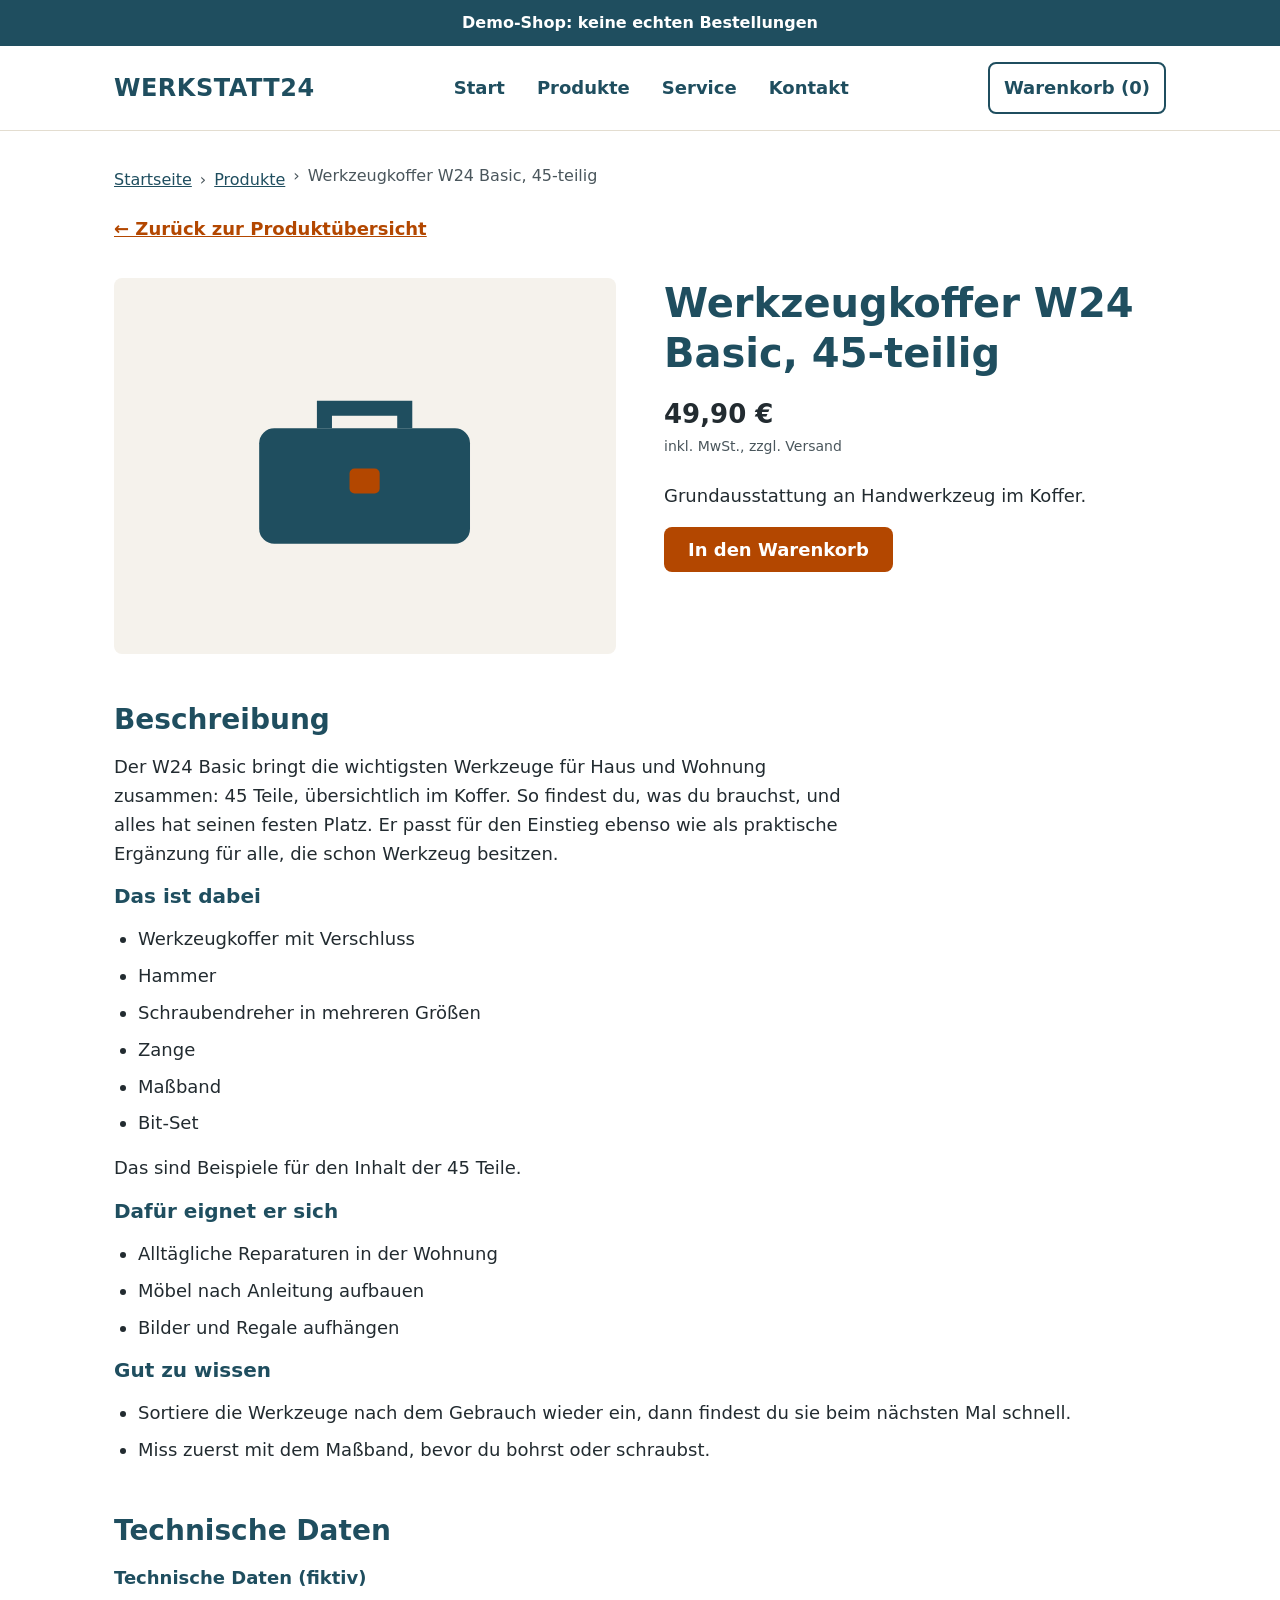
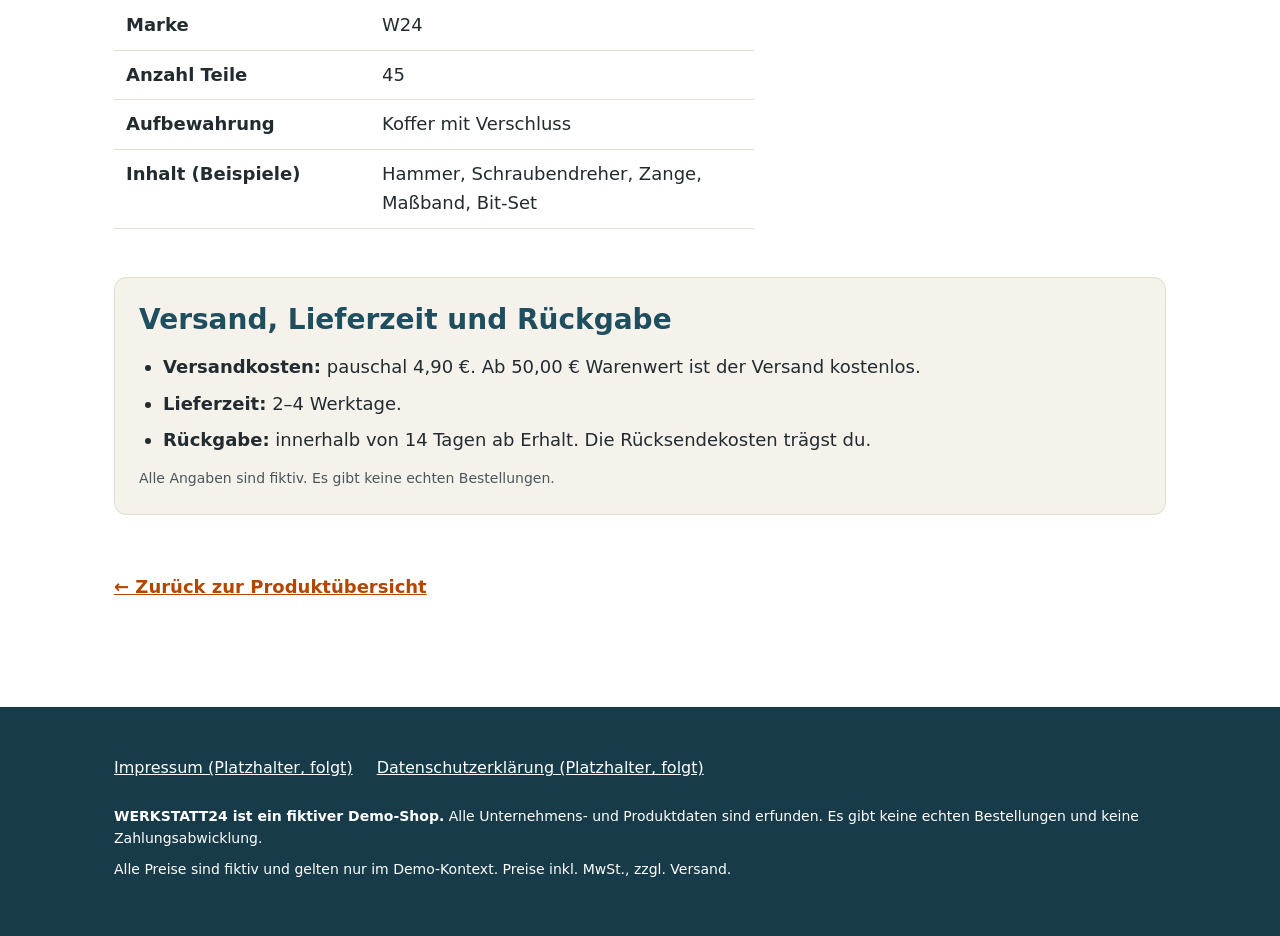
<file: website/produkte/werkzeugkoffer-w24-basic-45-teilig.html>
<!DOCTYPE html>
<html lang="de">
<head>
<meta charset="utf-8">
<meta name="viewport" content="width=device-width, initial-scale=1">
<title>Werkzeugkoffer W24 Basic, 45-teilig – WERKSTATT24</title>
<link rel="stylesheet" href="../css/style.css">
<script src="../js/app.js" defer></script>
</head>
<body>

<a class="skip" href="#hauptinhalt">Zum Inhalt springen</a>

<div class="demo-streifen" role="note">Demo-Shop: keine echten Bestellungen</div>

<header class="kopf">
  <div class="inhalt">
    <a class="logo" href="../index.html">WERKSTATT24</a>
    <button type="button" class="menue-knopf" aria-expanded="false" aria-controls="hauptnavigation">Menü</button>
    <nav class="nav" id="hauptnavigation" aria-label="Hauptnavigation">
      <ul>
        <li><a href="../index.html#start">Start</a></li>
        <li><a href="../index.html#produkte">Produkte</a></li>
        <li><a href="../index.html#service">Service</a></li>
        <li><a href="../index.html#kontakt">Kontakt</a></li>
      </ul>
    </nav>
    <a class="warenkorb" href="../warenkorb.html">Warenkorb (0)</a>
  </div>
</header>

<main id="hauptinhalt">
  <div class="produkt-seite">
    <div class="inhalt">

      <nav class="brotkrumen" aria-label="Brotkrumen">
        <ol>
          <li><a href="../index.html">Startseite</a></li>
          <li><a href="../index.html#produkte">Produkte</a></li>
          <li aria-current="page">Werkzeugkoffer W24 Basic, 45-teilig</li>
        </ol>
      </nav>

      <p class="zurueck"><a href="../index.html#produkte">← Zurück zur Produktübersicht</a></p>

      <div class="detail">
        <div class="bild">
          <svg viewBox="0 0 120 90" role="img" aria-label="Vereinfachte Illustration eines geschlossenen Werkzeugkoffers in Petrol mit Tragegriff und orangem Verschluss">
            <!-- Symbol Werkzeugkoffer (vereinfacht) -->
            <rect x="18" y="30" width="84" height="46" rx="6" fill="#1F4E5F"/>
            <path d="M44 30 V22 H76 V30" fill="none" stroke="#1F4E5F" stroke-width="6"/>
            <rect x="54" y="46" width="12" height="10" rx="2" fill="#B34700"/>
          </svg>
        </div>

        <div>
          <h1>Werkzeugkoffer W24 Basic, 45-teilig</h1>
          <p class="preis">49,90 €</p>
          <p class="preis-hinweis">inkl. MwSt., zzgl. Versand</p>
          <p>Grundausstattung an Handwerkzeug im Koffer.</p>
          <button type="button" class="button" data-produkt-id="werkzeugkoffer-w24-basic-45-teilig">In den Warenkorb</button>
          <div class="korb-meldung" role="status" aria-live="polite"></div>
        </div>
      </div>

      <section class="detail-abschnitt" aria-labelledby="beschreibung">
        <h2 id="beschreibung">Beschreibung</h2>
        <p>Der W24 Basic bringt die wichtigsten Werkzeuge für Haus und Wohnung zusammen: 45 Teile, übersichtlich im Koffer. So findest du, was du brauchst, und alles hat seinen festen Platz. Er passt für den Einstieg ebenso wie als praktische Ergänzung für alle, die schon Werkzeug besitzen.</p>

        <h3>Das ist dabei</h3>
        <ul>
          <li>Werkzeugkoffer mit Verschluss</li>
          <li>Hammer</li>
          <li>Schraubendreher in mehreren Größen</li>
          <li>Zange</li>
          <li>Maßband</li>
          <li>Bit-Set</li>
        </ul>
        <p>Das sind Beispiele für den Inhalt der 45 Teile.</p>

        <h3>Dafür eignet er sich</h3>
        <ul>
          <li>Alltägliche Reparaturen in der Wohnung</li>
          <li>Möbel nach Anleitung aufbauen</li>
          <li>Bilder und Regale aufhängen</li>
        </ul>

        <h3>Gut zu wissen</h3>
        <ul>
          <li>Sortiere die Werkzeuge nach dem Gebrauch wieder ein, dann findest du sie beim nächsten Mal schnell.</li>
          <li>Miss zuerst mit dem Maßband, bevor du bohrst oder schraubst.</li>
        </ul>
      </section>

      <section class="detail-abschnitt" aria-labelledby="technik">
        <h2 id="technik">Technische Daten</h2>
        <table class="technik">
          <caption>Technische Daten (fiktiv)</caption>
          <tbody>
            <tr><th scope="row">Marke</th><td>W24</td></tr>
            <tr><th scope="row">Anzahl Teile</th><td>45</td></tr>
            <tr><th scope="row">Aufbewahrung</th><td>Koffer mit Verschluss</td></tr>
            <tr><th scope="row">Inhalt (Beispiele)</th><td>Hammer, Schraubendreher, Zange, Maßband, Bit-Set</td></tr>
          </tbody>
        </table>
      </section>

      <section class="detail-abschnitt" aria-labelledby="versand">
        <div class="versand-box">
          <h2 id="versand">Versand, Lieferzeit und Rückgabe</h2>
          <ul>
            <li><strong>Versandkosten:</strong> pauschal 4,90 €. Ab 50,00 € Warenwert ist der Versand kostenlos.</li>
            <li><strong>Lieferzeit:</strong> 2–4 Werktage.</li>
            <li><strong>Rückgabe:</strong> innerhalb von 14 Tagen ab Erhalt. Die Rücksendekosten trägst du.</li>
          </ul>
          <p class="demo-hinweis-klein">Alle Angaben sind fiktiv. Es gibt keine echten Bestellungen.</p>
        </div>
      </section>

      <p class="zurueck detail-abschnitt"><a href="../index.html#produkte">← Zurück zur Produktübersicht</a></p>

    </div>
  </div>
</main>

<footer class="fuss" id="kontakt">
  <div class="inhalt">
    <ul>
      <li><a href="#">Impressum (Platzhalter, folgt)</a></li>
      <li><a href="#">Datenschutzerklärung (Platzhalter, folgt)</a></li>
    </ul>
    <p><strong>WERKSTATT24 ist ein fiktiver Demo-Shop.</strong> Alle Unternehmens- und Produktdaten sind erfunden. Es gibt keine echten Bestellungen und keine Zahlungsabwicklung.</p>
    <p>Alle Preise sind fiktiv und gelten nur im Demo-Kontext. Preise inkl. MwSt., zzgl. Versand.</p>
  </div>
</footer>

</body>
</html>
</file>
<file: website/css/style.css>
/* ===== FARBEN: hier ändern, gilt für die ganze Seite ===== */
:root {
  --haupt: #1F4E5F;        /* Petrol */
  --haupt-dunkel: #173B49; /* Fußbereich */
  --akzent: #B34700;       /* Orange, nur für Buttons und Links */
  --papier: #F5F2EC;       /* Hintergrund Startbereich/Service */
  --weiss: #FFFFFF;
  --text: #222B30;
  --text-leise: #4A565C;
  --rand: #E3DDD0;
}

* { box-sizing: border-box; }
body {
  margin: 0;
  /* Systemschriften: schnell, keine Datei von fremden Servern nötig (siehe fonts/README.txt) */
  font-family: system-ui, "Segoe UI", Roboto, Helvetica, Arial, sans-serif;
  font-size: 18px;
  line-height: 1.6;
  color: var(--text);
  background: var(--weiss);
}
.inhalt { max-width: 1100px; margin: 0 auto; padding: 0 24px; }
h1, h2, h3 { color: var(--haupt); line-height: 1.25; margin: 0 0 16px; }
h1 { font-size: 40px; }
h2 { font-size: 28px; }
h3 { font-size: 20px; }
p { margin: 0 0 16px; max-width: 65ch; }
a { color: var(--akzent); }

/* Überlaufschutz: sehr lange Wörter dürfen umbrechen, damit nichts seitlich herausragt */
h1, h2, h3, p, a { overflow-wrap: anywhere; }

/* Sichtbarer Tastatur-Fokus */
a:focus-visible, button:focus-visible {
  outline: 3px solid var(--haupt);
  outline-offset: 3px;
}

/* Link zum Direktsprung für Tastatur und Screenreader */
.skip { position: absolute; left: -999px; top: 0; background: var(--weiss); padding: 12px; }
.skip:focus { left: 8px; top: 8px; z-index: 10; }

/* Demo-Hinweis */
.demo-streifen {
  background: var(--haupt);
  color: var(--weiss);
  text-align: center;
  padding: 10px 24px;
  font-weight: 700;
  font-size: 16px;
}

/* Kopfbereich */
.kopf { border-bottom: 1px solid var(--rand); background: var(--weiss); }
.kopf .inhalt {
  display: flex; flex-wrap: wrap; align-items: center;
  justify-content: space-between; gap: 16px; padding-top: 16px; padding-bottom: 16px;
}
.logo { font-size: 24px; font-weight: 800; letter-spacing: 0.5px; color: var(--haupt); text-decoration: none; }
.nav ul { list-style: none; display: flex; flex-wrap: wrap; gap: 8px 24px; margin: 0; padding: 0; }
.nav a { color: var(--haupt); text-decoration: none; font-weight: 600; display: inline-block; padding: 10px 4px; min-height: 44px; }
.nav a:hover { text-decoration: underline; }
.warenkorb { color: var(--haupt); font-weight: 700; text-decoration: none; padding: 10px 14px; border: 2px solid var(--haupt); border-radius: 8px; display: inline-block; min-height: 44px; }

/* Menü-Schaltfläche (nur auf dem Handy sichtbar, siehe unten) – Stil wie der Warenkorb-Button */
.menue-knopf {
  display: none;
  font: inherit; font-weight: 700; color: var(--haupt);
  background: var(--weiss); border: 2px solid var(--haupt); border-radius: 8px;
  padding: 10px 14px; min-height: 44px; cursor: pointer;
}
.menue-knopf:hover { background: var(--papier); }

/* Startbereich */
.start { background: var(--papier); padding: 72px 0; }
.start .inhalt { display: grid; grid-template-columns: 1.3fr 1fr; gap: 48px; align-items: center; }
.start .inhalt > * { min-width: 0; }
.start .unter { font-size: 20px; color: var(--text-leise); }
.start-flaeche {
  background: var(--weiss); border: 1px solid var(--rand); border-radius: 12px;
  padding: 32px; display: flex; justify-content: center; align-items: center; min-height: 240px;
}

/* Buttons */
.button {
  display: inline-block; background: var(--akzent); color: var(--weiss);
  font-weight: 700; font-size: 18px; text-decoration: none;
  padding: 12px 24px; min-height: 44px; border-radius: 8px; border: 0; cursor: pointer;
}
.button:hover { filter: brightness(0.92); }

/* Produktbereich */
.produkte { padding: 72px 0; }
.karten { display: grid; grid-template-columns: repeat(3, 1fr); gap: 32px; margin-top: 32px; }
.karte {
  background: var(--weiss); border: 1px solid var(--rand); border-radius: 12px;
  padding: 24px; display: flex; flex-direction: column; min-width: 0;
}
.karte:hover, .karte:focus-within { border-color: var(--haupt); }
.bild {
  aspect-ratio: 4 / 3; background: var(--papier); border-radius: 8px;
  display: flex; align-items: center; justify-content: center; margin-bottom: 20px;
}
.bild svg { width: 55%; height: auto; }
.karte p { flex-grow: 1; }
.preis { font-size: 26px; font-weight: 800; color: var(--text); margin: 0; }
.preis-hinweis { font-size: 14px; color: var(--text-leise); margin: 0 0 16px; }

/* Produktdetailseiten (website/produkte/) */
.produkt-seite { padding: 32px 0 72px; }
/* Brotkrumen: Startseite › Produkte › aktuelles Produkt (dezent, bricht auf dem Handy um) */
.brotkrumen { margin: 0 0 8px; font-size: 16px; }
.brotkrumen ol { list-style: none; display: flex; flex-wrap: wrap; gap: 0 8px; margin: 0; padding: 0; }
.brotkrumen li { color: var(--text-leise); min-width: 0; overflow-wrap: anywhere; }
.brotkrumen li + li::before { content: "›"; content: "›" / ""; margin-right: 8px; }
.brotkrumen a { color: var(--haupt); display: inline-block; padding: 4px 0; min-height: 24px; }
.zurueck { margin: 0 0 24px; }
.zurueck a { display: inline-block; font-weight: 700; padding: 10px 0; min-height: 44px; }
.detail { display: grid; grid-template-columns: 1fr 1fr; gap: 48px; align-items: start; }
.detail > * { min-width: 0; }
.detail .bild { margin-bottom: 0; }
.detail .bild svg { width: 60%; }
.detail .preis { margin-top: 8px; }
.detail .preis-hinweis { margin-bottom: 24px; }
.demo-hinweis-klein { font-size: 14px; color: var(--text-leise); margin: 12px 0 0; }
.detail-abschnitt { margin-top: 48px; }
.detail-abschnitt ul { padding-left: 24px; margin: 0 0 16px; }
.detail-abschnitt li { margin-bottom: 8px; }
.technik { width: 100%; max-width: 640px; border-collapse: collapse; }
.technik caption { text-align: left; font-weight: 700; color: var(--haupt); padding-bottom: 8px; }
.technik th, .technik td { text-align: left; padding: 10px 12px; border-bottom: 1px solid var(--rand); vertical-align: top; overflow-wrap: anywhere; }
.technik th { width: 40%; font-weight: 600; color: var(--text); }
.versand-box { background: var(--papier); border: 1px solid var(--rand); border-radius: 12px; padding: 24px; }
.versand-box h3 { margin-top: 0; }
.versand-box ul { margin-bottom: 0; }

/* Warenkorb */
[hidden] { display: none !important; }
/* Nur für Screenreader vorlesbar, optisch versteckt */
.nur-leser {
  position: absolute; width: 1px; height: 1px; margin: -1px; padding: 0;
  overflow: hidden; clip: rect(0 0 0 0); white-space: nowrap; border: 0;
}
button.button, .button-zweit { font-family: inherit; }
.button-zweit {
  display: inline-block; background: var(--weiss); color: var(--haupt);
  font-weight: 700; font-size: 18px; text-decoration: none;
  padding: 10px 22px; min-height: 44px; border-radius: 8px; border: 2px solid var(--haupt); cursor: pointer;
}
.button-zweit:hover { background: var(--papier); }
.karte-knoepfe { display: flex; flex-wrap: wrap; gap: 12px; }
.korb-meldung { font-size: 16px; margin: 12px 0 0; }
.korb-meldung:not(:empty) {
  background: var(--papier); border-left: 4px solid var(--haupt);
  padding: 10px 12px; border-radius: 4px;
}
.korb-seite { padding: 32px 0 72px; }
.korb-box { background: var(--papier); border: 1px solid var(--rand); border-radius: 12px; padding: 24px; margin-top: 24px; }
.korb-box h2 { margin-top: 0; }
.korb-tabelle { width: 100%; border-collapse: collapse; margin: 24px 0; }
.korb-tabelle th, .korb-tabelle td { text-align: left; padding: 12px; border-bottom: 1px solid var(--rand); vertical-align: middle; }
.korb-tabelle thead th { font-size: 16px; color: var(--text-leise); }
.korb-tabelle tbody th { font-weight: 700; color: var(--haupt); }
.menge-steuerung { display: inline-flex; align-items: center; gap: 8px; }
.menge-knopf {
  min-width: 44px; min-height: 44px; font: inherit; font-size: 22px; font-weight: 700; line-height: 1;
  color: var(--haupt); background: var(--weiss); border: 2px solid var(--haupt); border-radius: 8px; cursor: pointer;
}
.menge-knopf:hover:not(:disabled) { background: var(--papier); }
.menge-knopf:disabled { color: var(--text-leise); border-color: var(--rand); cursor: not-allowed; }
.menge-wert { min-width: 2ch; text-align: center; font-weight: 700; }
.entfernen-knopf {
  font: inherit; font-size: 16px; color: var(--akzent); background: none; border: 0;
  text-decoration: underline; cursor: pointer; min-height: 44px; padding: 0 8px;
}
.summen { max-width: 480px; margin: 0 0 16px; }
.summen div { display: flex; justify-content: space-between; gap: 16px; padding: 8px 0; border-bottom: 1px solid var(--rand); }
.summen dt, .summen dd { margin: 0; }
.summen dd { font-weight: 700; white-space: nowrap; }
.summen .gesamt { font-size: 22px; font-weight: 800; border-bottom: 0; border-top: 2px solid var(--haupt); }
.summen .gesamt dt { color: var(--haupt); }
.summen-hinweis { font-size: 16px; color: var(--text-leise); }

/* Servicebereich */
.service { background: var(--papier); padding: 72px 0; }
.service-liste { display: grid; grid-template-columns: repeat(3, 1fr); gap: 32px; margin-top: 32px; }
.service-block { background: var(--weiss); border: 1px solid var(--rand); border-radius: 12px; padding: 24px; min-width: 0; }
.service-block p { margin: 0; }

/* Fußbereich */
.fuss { background: var(--haupt-dunkel); color: var(--weiss); padding: 48px 0; font-size: 16px; }
.fuss a { color: var(--weiss); }
.fuss ul { list-style: none; display: flex; flex-wrap: wrap; gap: 8px 24px; padding: 0; margin: 0 0 24px; }
/* Tippfläche: Links im Fußbereich mindestens 24 px hoch */
.fuss li a { display: inline-block; min-height: 24px; }
.fuss p { font-size: 14px; max-width: none; margin-bottom: 8px; }

/* Handy */
@media (max-width: 800px) {
  h1 { font-size: 30px; }
  .start { padding: 48px 0; }
  .start .inhalt, .karten, .service-liste { grid-template-columns: 1fr; }
  .produkte, .service { padding: 48px 0; }
  .detail { grid-template-columns: 1fr; gap: 24px; }
  .produkt-seite { padding: 24px 0 48px; }

  /* Warenkorb-Tabelle: auf dem Handy wird jede Zeile zu einer Karte */
  .korb-seite { padding: 24px 0 48px; }
  .korb-tabelle, .korb-tabelle tbody, .korb-tabelle tr, .korb-tabelle th, .korb-tabelle td { display: block; }
  .korb-tabelle thead {
    position: absolute; width: 1px; height: 1px; margin: -1px; overflow: hidden; clip: rect(0 0 0 0);
  }
  .korb-tabelle tr { border: 1px solid var(--rand); border-radius: 12px; padding: 12px; margin-bottom: 16px; }
  .korb-tabelle th, .korb-tabelle td { border: 0; padding: 6px 0; }
  .korb-tabelle td { display: flex; justify-content: space-between; align-items: center; gap: 12px; }
  .korb-tabelle td[data-label]::before { content: attr(data-label); font-weight: 600; color: var(--text-leise); }

  /* Mobiles Menü: greift nur, wenn app.js geladen ist (Klasse "js" am <html>-Element).
     Ohne JavaScript bleibt die Navigation einfach immer sichtbar. */
  .js .menue-knopf { display: inline-block; order: 2; }
  .js .warenkorb { order: 3; }
  .js .nav { order: 4; flex-basis: 100%; display: none; }   /* zugeklappt */
  .js.nav-offen .nav { display: block; }                    /* aufgeklappt */
  .js .nav ul { flex-direction: column; gap: 0; }
}
</file>
